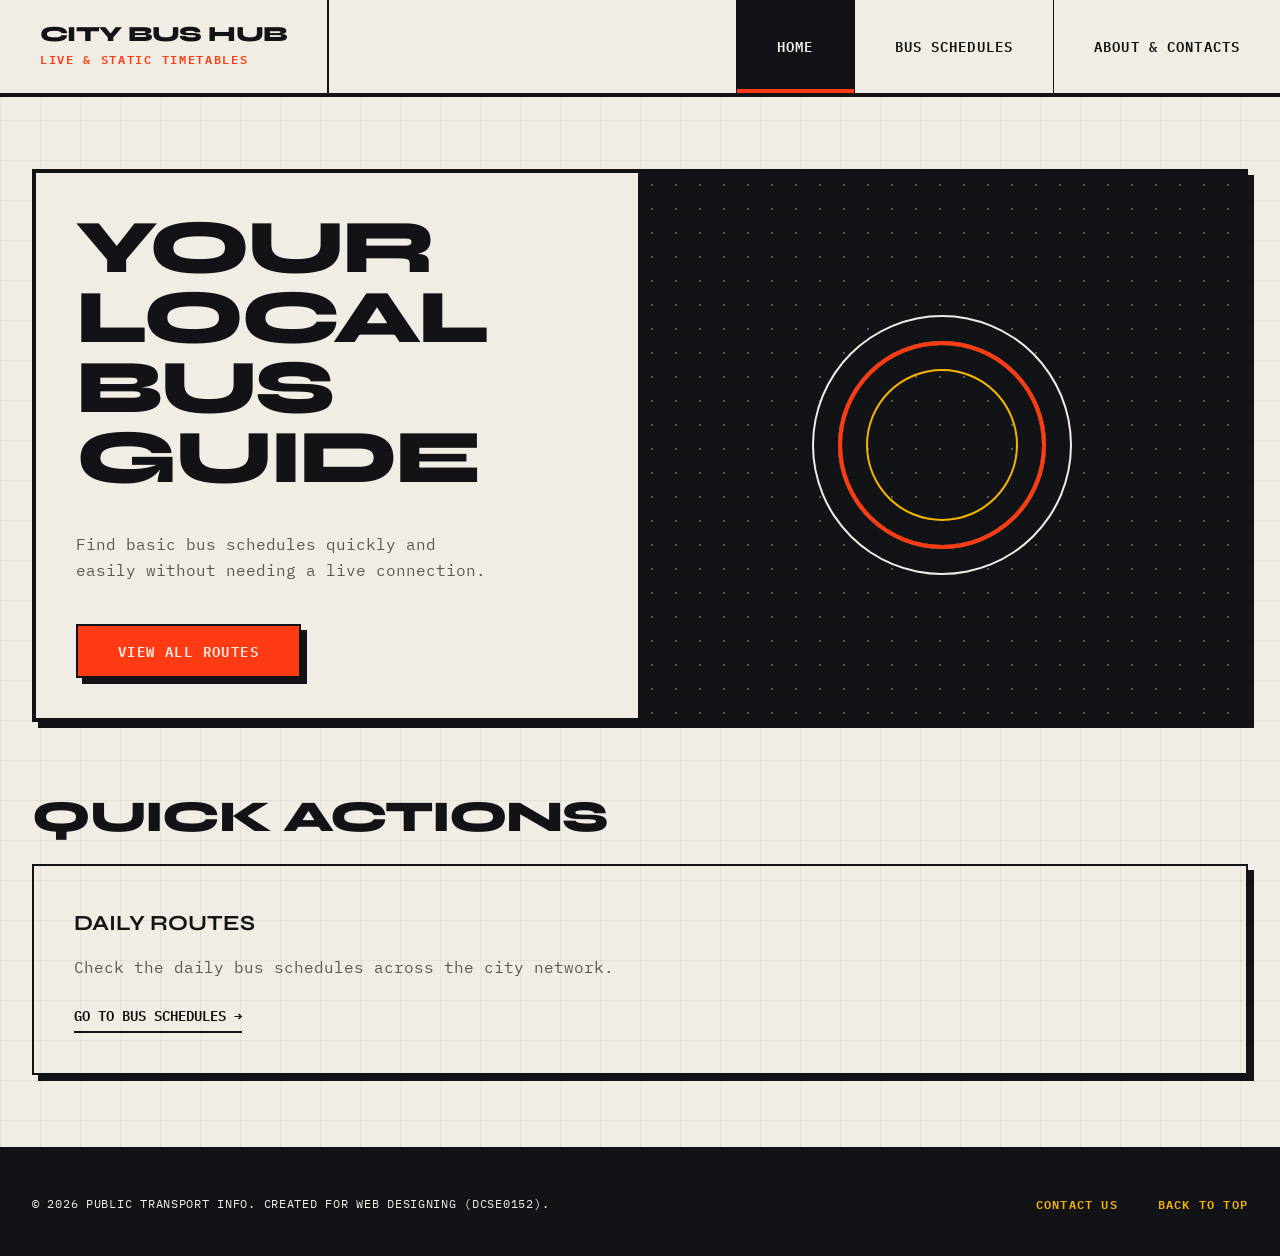
<file: index.html>
<!DOCTYPE html>
<html lang="en">
<head>
    <meta charset="UTF-8">
    <meta name="viewport" content="width=device-width, initial-scale=1.0">
    <title>Public Transport Information Website</title>
    <link rel="stylesheet" href="style.css">
</head>
<body data-theme="industrial-transit">
    
    <header class="transit-header">
        <div class="logo-container">
            <h1 class="site-title">City Bus Hub</h1>
            <p class="site-subtitle">Live & Static Timetables</p>
        </div>
        
        <nav class="primary-nav" aria-label="Main Navigation">
            <ul class="nav-list">
                <li class="nav-item"><a href="index.html" aria-current="page">Home</a></li>
                <li class="nav-item"><a href="pages/schedules.html">Bus Schedules</a></li>
                <li class="nav-item"><a href="pages/about.html">About & Contacts</a></li>
            </ul>
        </nav>
    </header>

    <main class="main-content" id="main-content">
        
        <section class="hero-section">
            <div class="hero-text">
                <h2 class="hero-heading">Your Local Bus Guide</h2>
                <p class="hero-description">Find basic bus schedules quickly and easily without needing a live connection.</p>
                <a href="pages/schedules.html" class="cta-button">View All Routes</a>
            </div>
            <div class="hero-graphic" aria-hidden="true">
                <span class="decorative-element"></span>
            </div>
        </section>

        <section class="quick-links-section">
            <h2 class="section-title">Quick Actions</h2>
            <ul class="action-list">
                <li class="action-list-item">
                    <article class="action-card">
                        <h3 class="card-title">Daily Routes</h3>
                        <p class="card-text">Check the daily bus schedules across the city network.</p>
                        <a href="pages/schedules.html#bus" class="card-link">Go to Bus Schedules &rarr;</a>
                    </article>
                </li>
            </ul>
        </section>

    </main>

    <footer class="transit-footer">
        <div class="footer-content">
            <p class="copyright-text">&copy; 2026 Public Transport Info. Created for Web Designing (DCSE0152).</p>
            <nav class="footer-nav" aria-label="Footer Navigation">
                <ul class="footer-links">
                    <li><a href="pages/about.html">Contact Us</a></li>
                    <li><a href="#top">Back to top</a></li>
                </ul>
            </nav>
        </div>
    </footer>

</body>
</html>
</file>
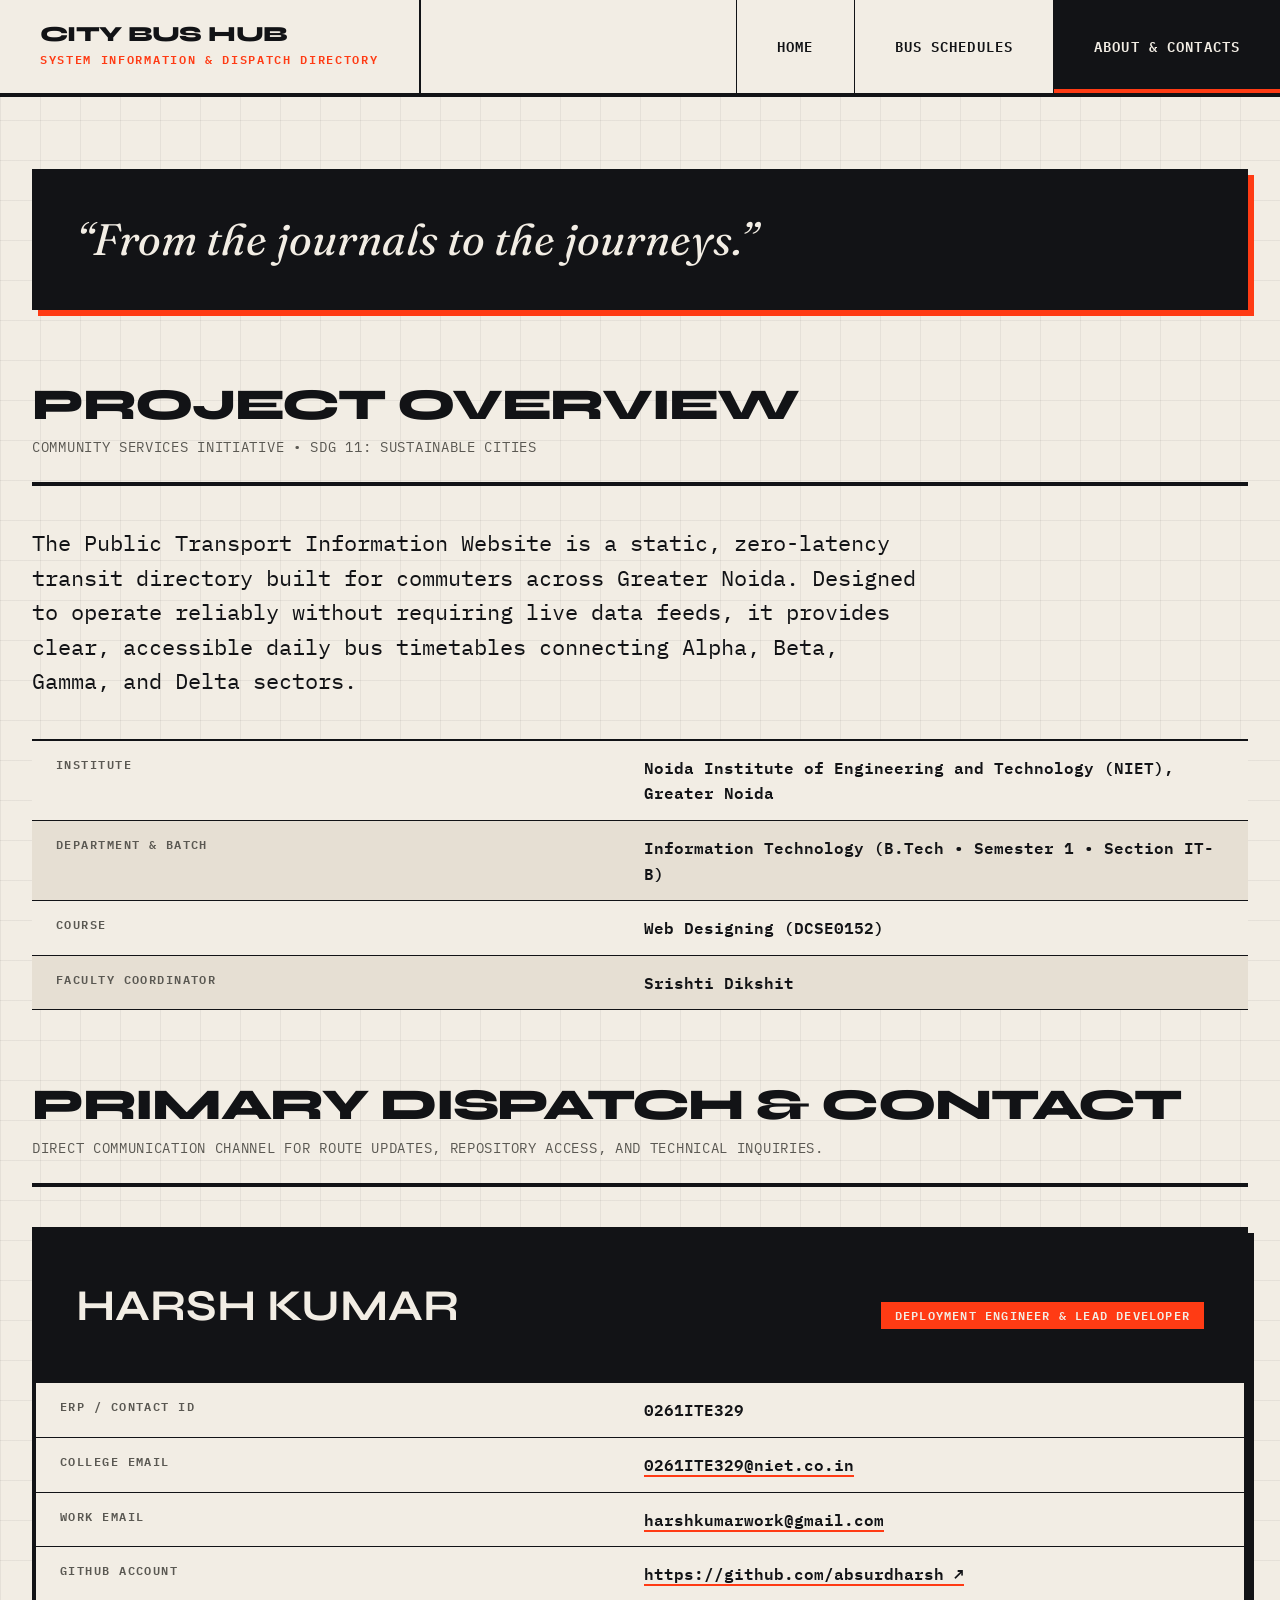
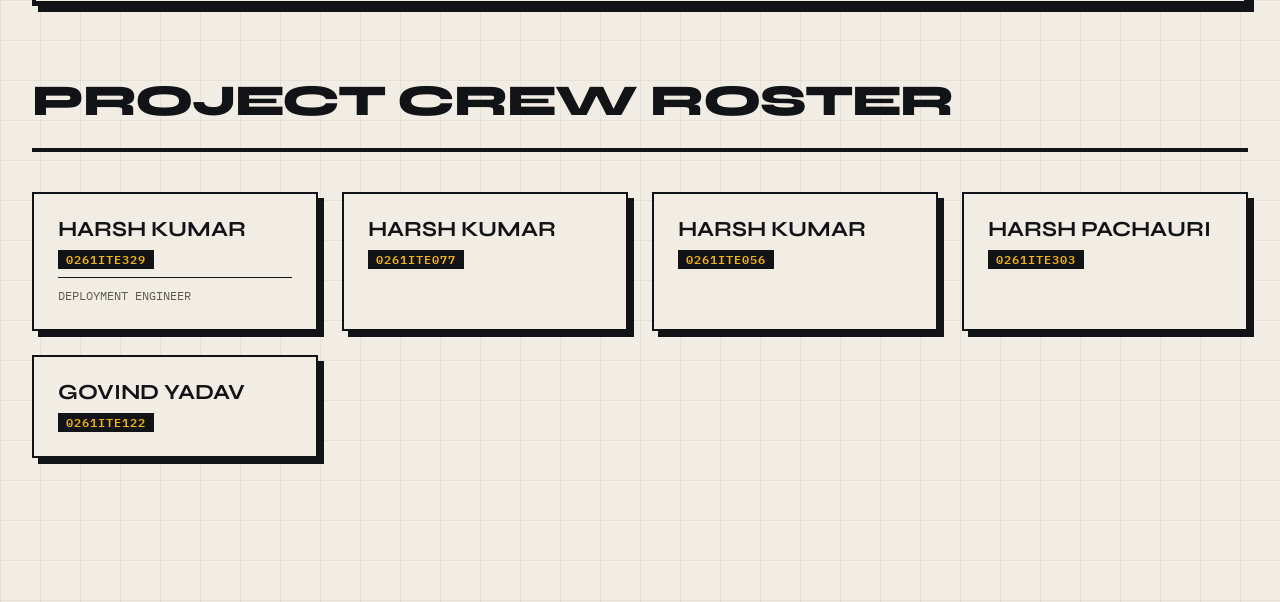
<file: pages/about.html>
<!DOCTYPE html>
<html lang="en">
<head>
    <meta charset="UTF-8">
    <meta name="viewport" content="width=device-width, initial-scale=1.0">
    <title>About &amp; Contacts - Public Transport Information</title>
    <link rel="stylesheet" href="../style.css">
</head>
<body data-theme="industrial-transit" data-page="about">
    
    <header class="transit-header">
        <div class="logo-container">
            <h1 class="site-title">City Bus Hub</h1>
            <p class="site-subtitle">System Information &amp; Dispatch Directory</p>
        </div>
        
        <nav class="primary-nav" aria-label="Main Navigation">
            <ul class="nav-list">
                <li class="nav-item"><a href="../index.html">Home</a></li>
                <li class="nav-item"><a href="schedules.html">Bus Schedules</a></li>
                <li class="nav-item"><a href="about.html" aria-current="page">About &amp; Contacts</a></li>
            </ul>
        </nav>
    </header>

    <main class="main-content" id="main-content">
        
        <section class="manifesto-banner">
            <blockquote class="transit-quote">
                <p class="quote-text">&ldquo;From the journals to the journeys.&rdquo;</p>
            </blockquote>
        </section>

        <section class="about-project-section">
            <header class="section-header">
                <h2 class="section-heading">Project Overview</h2>
                <p class="section-subtitle">Community Services Initiative &bull; SDG 11: Sustainable Cities</p>
            </header>
            
            <div class="about-content">
                <p class="lead-paragraph">The Public Transport Information Website is a static, zero-latency transit directory built for commuters across Greater Noida. Designed to operate reliably without requiring live data feeds, it provides clear, accessible daily bus timetables connecting Alpha, Beta, Gamma, and Delta sectors.</p>
                
                <dl class="project-specs">
                    <div class="spec-item">
                        <dt class="spec-term">Institute</dt>
                        <dd class="spec-detail">Noida Institute of Engineering and Technology (NIET), Greater Noida</dd>
                    </div>
                    <div class="spec-item">
                        <dt class="spec-term">Department &amp; Batch</dt>
                        <dd class="spec-detail">Information Technology (B.Tech &bull; Semester 1 &bull; Section IT-B)</dd>
                    </div>
                    <div class="spec-item">
                        <dt class="spec-term">Course</dt>
                        <dd class="spec-detail">Web Designing (DCSE0152)</dd>
                    </div>
                    <div class="spec-item">
                        <dt class="spec-term">Faculty Coordinator</dt>
                        <dd class="spec-detail">Srishti Dikshit</dd>
                    </div>
                </dl>
            </div>
        </section>

        <section class="contact-directory-section" id="contact">
            <header class="section-header">
                <h2 class="section-heading">Primary Dispatch &amp; Contact</h2>
                <p class="section-description">Direct communication channel for route updates, repository access, and technical inquiries.</p>
            </header>

            <article class="operator-card">
                <header class="operator-header">
                    <h3 class="operator-name">Harsh Kumar</h3>
                    <span class="operator-role">Deployment Engineer &amp; Lead Developer</span>
                </header>
                
                <address class="operator-contact-details">
                    <dl class="contact-list">
                        <div class="contact-item">
                            <dt class="contact-label">ERP / Contact ID</dt>
                            <dd class="contact-value"><span class="monospace-code">0261ITE329</span></dd>
                        </div>
                        <div class="contact-item">
                            <dt class="contact-label">College Email</dt>
                            <dd class="contact-value"><a href="mailto:0261ITE329@niet.co.in" class="contact-link">0261ITE329@niet.co.in</a></dd>
                        </div>
                        <div class="contact-item">
                            <dt class="contact-label">Work Email</dt>
                            <dd class="contact-value"><a href="mailto:harshkumarwork@gmail.com" class="contact-link">harshkumarwork@gmail.com</a></dd>
                        </div>
                        <div class="contact-item">
                            <dt class="contact-label">GitHub Account</dt>
                            <dd class="contact-value"><a href="https://github.com/absurdharsh" target="_blank" rel="noopener noreferrer" class="contact-link external-link">https://github.com/absurdharsh &nearr;</a></dd>
                        </div>
                    </dl>
                </address>
            </article>
        </section>

        <section class="team-roster-section">
            <header class="section-header">
                <h2 class="section-heading">Project Crew Roster</h2>
            </header>
            
            <ul class="crew-grid">
                <li class="crew-card">
                    <strong class="crew-name">Harsh Kumar</strong>
                    <span class="crew-erp">0261ITE329</span>
                    <span class="crew-role">Deployment Engineer</span>
                </li>
                <li class="crew-card">
                    <strong class="crew-name">Harsh Kumar</strong>
                    <span class="crew-erp">0261ITE077</span>
                </li>
                <li class="crew-card">
                    <strong class="crew-name">Harsh Kumar</strong>
                    <span class="crew-erp">0261ITE056</span>                        
                </li>
                <li class="crew-card">
                    <strong class="crew-name">Harsh Pachauri</strong>
                    <span class="crew-erp">0261ITE303</span>                        
                </li>
                <li class="crew-card">
                    <strong class="crew-name">Govind Yadav</strong>
                    <span class="crew-erp">0261ITE122</span>                        
                </li>
</file>
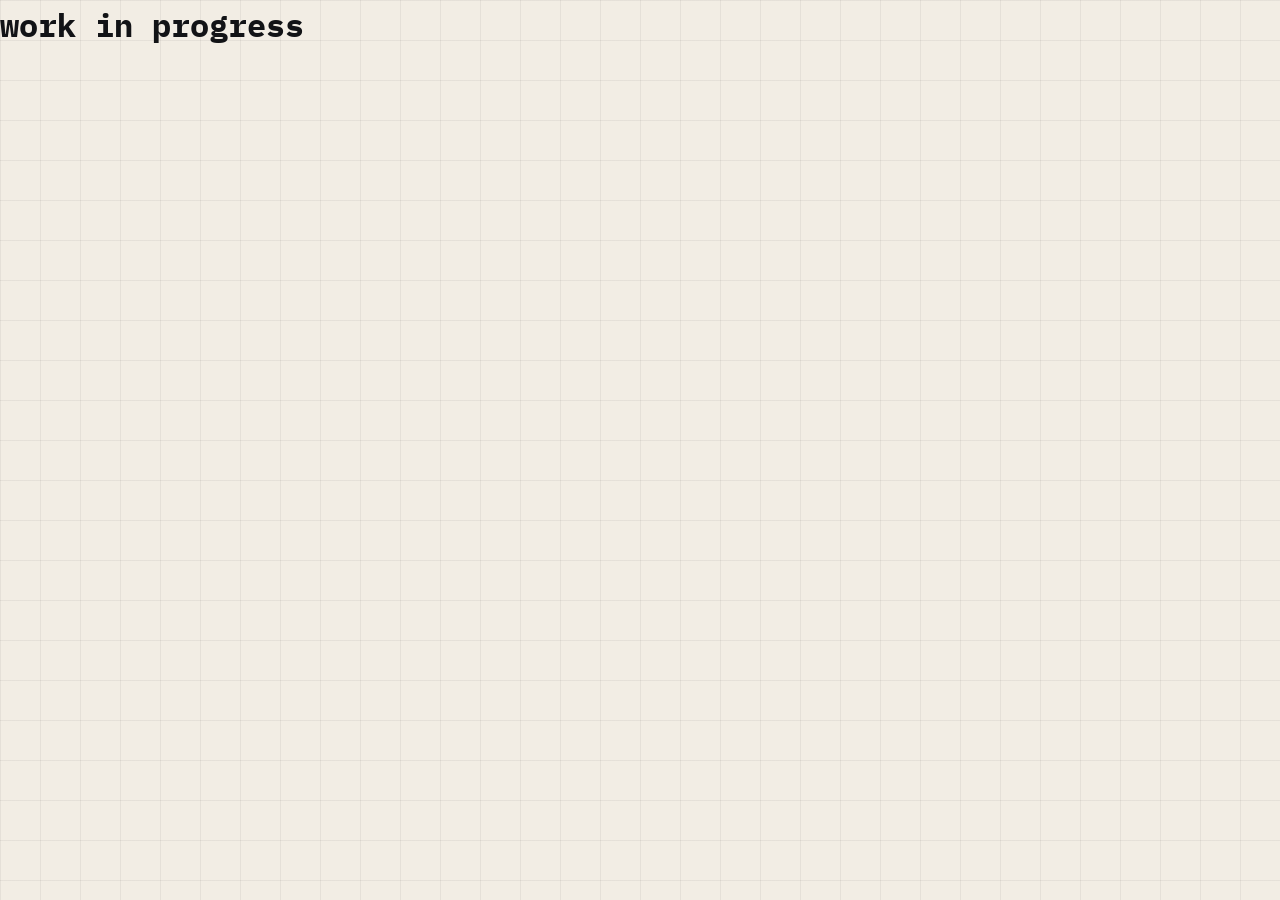
<file: pages/bus-routes.html>
<!DOCTYPE html>
<html lang="en">
<head>
    <meta charset="UTF-8">
    <meta name="viewport" content="width=device-width, initial-scale=1.0">
    <title>bus routes</title>
    <link rel="stylesheet" href="/style.css">
</head>
<body>
   <h1>work in progress</h1> 
</body>
</html>
</file>
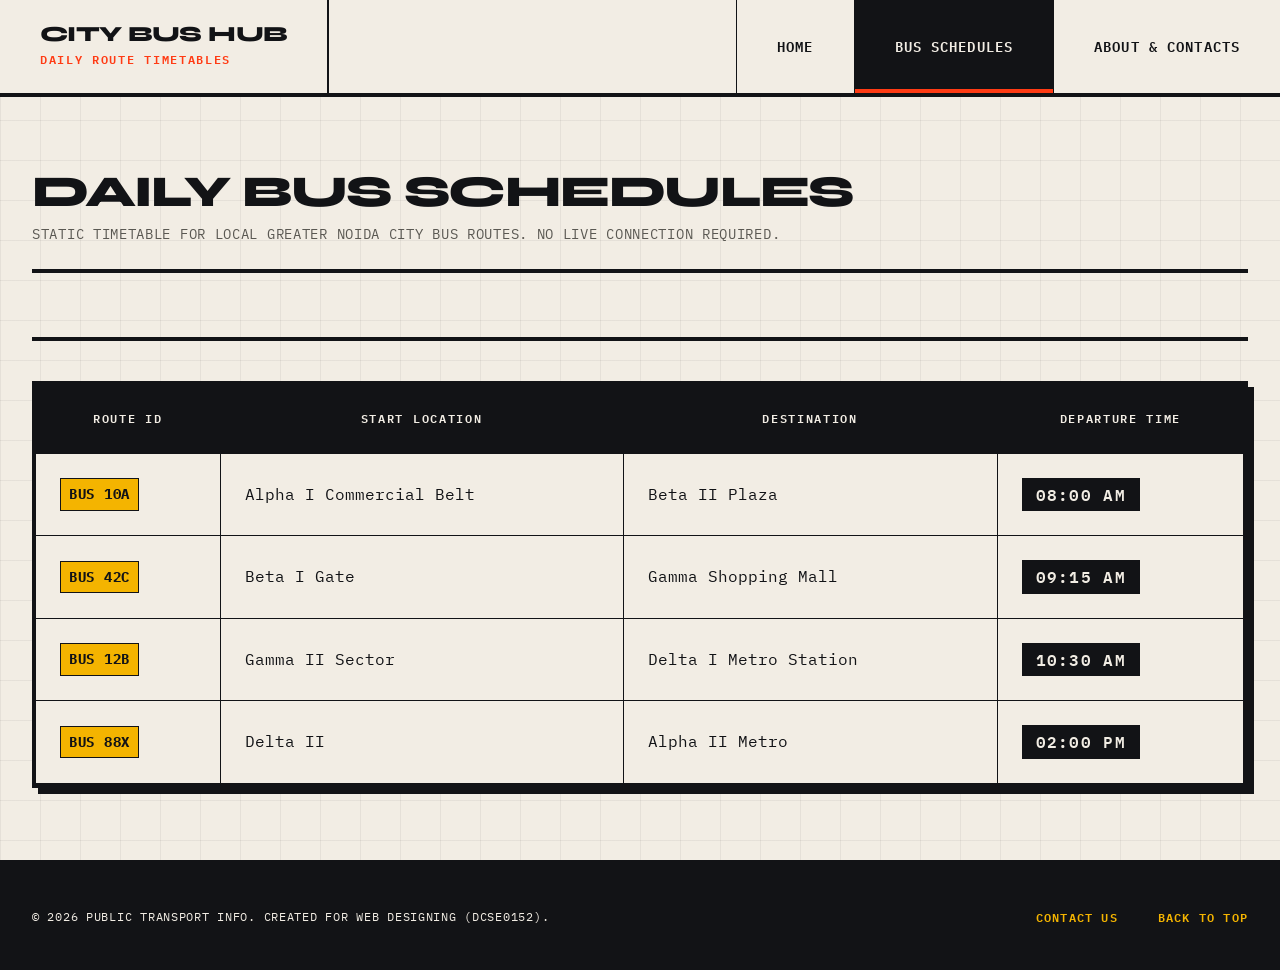
<file: pages/schedules.html>
<!DOCTYPE html>
<html lang="en">
<head>
    <meta charset="UTF-8">
    <meta name="viewport" content="width=device-width, initial-scale=1.0">
    <title>Bus Schedules - Public Transport Information</title>
    <link rel="stylesheet" href="../style.css">
</head>
<body data-theme="industrial-transit" data-page="schedules">
    
    <header class="transit-header">
        <div class="logo-container">
            <h1 class="site-title">City Bus Hub</h1>
            <p class="site-subtitle">Daily Route Timetables</p>
        </div>
        
        <nav class="primary-nav" aria-label="Main Navigation">
            <ul class="nav-list">
                <li class="nav-item"><a href="../index.html">Home</a></li>
                <li class="nav-item"><a href="schedules.html" aria-current="page">Bus Schedules</a></li>
                <li class="nav-item"><a href="about.html">About & Contacts</a></li>
            </ul>
        </nav>
    </header>

    <main class="main-content" id="main-content">
        
        <section class="page-intro">
            <header class="section-header">
                <h2 class="section-heading">Daily Bus Schedules</h2>
                <p class="section-description">Static timetable for local Greater Noida city bus routes. No live connection required.</p>
            </header>
        </section>

        <section id="bus" class="schedule-section">
            <div class="table-container" tabindex="0" aria-label="Bus schedule table">
                <table class="transit-table data-matrix">
                    <caption class="sr-only">Detailed daily departure times for city buses</caption>
                    <thead class="table-head">
                        <tr class="table-row header-row">
                            <th scope="col" class="table-header">Route ID</th>
                            <th scope="col" class="table-header">Start Location</th>
                            <th scope="col" class="table-header">Destination</th>
                            <th scope="col" class="table-header">Departure Time</th>
                        </tr>
                    </thead>
                    <tbody class="table-body">
                        <tr class="table-row data-row">
                            <td class="table-cell route-id"><strong>Bus 10A</strong></td>
                            <td class="table-cell">Alpha I Commercial Belt</td>
                            <td class="table-cell">Beta II Plaza</td>
                            <td class="table-cell time-cell"><time datetime="08:00">08:00 AM</time></td>
                        </tr>
                        <tr class="table-row data-row">
                            <td class="table-cell route-id"><strong>Bus 42C</strong></td>
                            <td class="table-cell">Beta I Gate</td>
                            <td class="table-cell">Gamma Shopping Mall</td>
                            <td class="table-cell time-cell"><time datetime="09:15">09:15 AM</time></td>
                        </tr>
                        <tr class="table-row data-row">
                            <td class="table-cell route-id"><strong>Bus 12B</strong></td>
                            <td class="table-cell">Gamma II Sector</td>
                            <td class="table-cell">Delta I Metro Station</td>
                            <td class="table-cell time-cell"><time datetime="10:30">10:30 AM</time></td>
                        </tr>
                        <tr class="table-row data-row">
                            <td class="table-cell route-id"><strong>Bus 88X</strong></td>
                            <td class="table-cell">Delta II</td>
                            <td class="table-cell">Alpha II Metro</td>
                            <td class="table-cell time-cell"><time datetime="14:00">02:00 PM</time></td>
                        </tr>
                    </tbody>
                </table>
            </div>
        </section>

    </main>

    <footer class="transit-footer">
        <div class="footer-content">
            <p class="copyright-text">&copy; 2026 Public Transport Info. Created for Web Designing (DCSE0152).</p>
            <nav class="footer-nav" aria-label="Footer Navigation">
                <ul class="footer-links">
                    <li><a href="about.html">Contact Us</a></li>
                    <li><a href="#top">Back to top</a></li>
                </ul>
            </nav>
        </div>
    </footer>

</body>
</html>
</file>
<file: style.css>
@import url('https://fonts.googleapis.com/css2?family=Fraunces:ital,opsz,wght@1,9..144,600&family=IBM+Plex+Mono:wght@400;600&family=Syne:wght@700;800&display=swap');

:root {
  --c-paper: #f2ede4;
  --c-surface: #e6dfd3;
  --c-ink: #121316;
  --c-muted: #5a5852;
  --c-signal: #ff3b14;
  --c-amber: #f4b400;
  --c-grid: rgba(18, 19, 22, 0.06);

  --f-display: 'Syne', sans-serif;
  --f-serif: 'Fraunces', serif;
  --f-mono: 'IBM Plex Mono', monospace;

  --s-2xs: 0.25rem;
  --s-xs: 0.5rem;
  --s-sm: 0.875rem;
  --s-md: 1.5rem;
  --s-lg: 2.5rem;
  --s-xl: 4.5rem;

  --t-xs: 0.75rem;
  --t-sm: 0.875rem;
  --t-base: 1rem;
  --t-lg: 1.35rem;
  --t-xl: clamp(1.75rem, 3.5vw, 2.75rem);
  --t-hero: clamp(2.5rem, 6vw, 4.75rem);

  --b-thin: 1px solid var(--c-ink);
  --b-thick: 2px solid var(--c-ink);
  --b-heavy: 4px solid var(--c-ink);
  --shadow-brutal: 6px 6px 0 var(--c-ink);
  --shadow-signal: 6px 6px 0 var(--c-signal);
  --ease-snap: cubic-bezier(0.16, 1, 0.3, 1);
}

*,
*::before,
*::after {
  box-sizing: border-box;
  margin: 0;
  padding: 0;
}

body {
  display: flex;
  flex-direction: column;
  min-block-size: 100vh;
  background-color: var(--c-paper);
  background-image: 
    linear-gradient(to right, var(--c-grid) 1px, transparent 1px),
    linear-gradient(to bottom, var(--c-grid) 1px, transparent 1px);
  background-size: var(--s-lg) var(--s-lg);
  color: var(--c-ink);
  font-family: var(--f-mono);
  font-size: var(--t-base);
  line-height: 1.6;
  -webkit-font-smoothing: antialiased;
}

/* Header & Navigation */
.transit-header {
  position: sticky;
  inset-block-start: 0;
  z-index: 10;
  display: flex;
  flex-wrap: wrap;
  justify-content: space-between;
  align-items: stretch;
  background-color: var(--c-paper);
  border-block-end: var(--b-heavy);
}

.logo-container {
  display: flex;
  flex-direction: column;
  justify-content: center;
  padding-block: var(--s-md);
  padding-inline: var(--s-lg);
  border-inline-end: var(--b-thick);
}

.site-title {
  font-family: var(--f-display);
  font-size: var(--t-lg);
  font-weight: 800;
  letter-spacing: -0.03em;
  text-transform: uppercase;
  line-height: 1;
}

.site-subtitle {
  margin-block-start: var(--s-2xs);
  color: var(--c-signal);
  font-size: var(--t-xs);
  font-weight: 600;
  letter-spacing: 0.14em;
  text-transform: uppercase;
}

.primary-nav {
  display: flex;
  align-items: stretch;
  margin-inline-start: auto;
}

.nav-list {
  display: flex;
  flex-wrap: wrap;
  list-style: none;
}

.nav-item {
  display: flex;
  border-inline-start: var(--b-thin);
}

.nav-item a {
  display: flex;
  align-items: center;
  padding-block: var(--s-md);
  padding-inline: var(--s-lg);
  color: var(--c-ink);
  font-size: var(--t-sm);
  font-weight: 600;
  letter-spacing: 0.08em;
  text-transform: uppercase;
  text-decoration: none;
  transition: background-color 0.2s var(--ease-snap), color 0.2s var(--ease-snap);
}

.nav-item a:hover {
  background-color: var(--c-surface);
}

.nav-item a[aria-current="page"] {
  background-color: var(--c-ink);
  color: var(--c-paper);
  box-shadow: inset 0 -4px 0 var(--c-signal);
}

/* Main Layout */
.main-content {
  flex: 1;
  inline-size: min(100% - var(--s-lg), 76rem);
  margin-inline: auto;
  padding-block: var(--s-xl);
}

/* Hero Section & Schematic Art */
.hero-section {
  display: grid;
  grid-template-columns: repeat(auto-fit, minmax(min(100%, 22rem), 1fr));
  margin-block-end: var(--s-xl);
  background-color: var(--c-paper);
  border: var(--b-heavy);
  box-shadow: var(--shadow-brutal);
}

.hero-text {
  display: flex;
  flex-direction: column;
  justify-content: space-between;
  align-items: flex-start;
  padding: var(--s-lg);
  border-inline-end: var(--b-thick);
}

.hero-heading {
  font-family: var(--f-display);
  font-size: var(--t-hero);
  font-weight: 800;
  line-height: 0.92;
  letter-spacing: -0.04em;
  text-transform: uppercase;
}

.hero-description {
  max-inline-size: 42ch;
  margin-block: var(--s-lg);
  color: var(--c-muted);
  font-size: var(--t-base);
}

.cta-button {
  display: inline-block;
  padding-block: var(--s-sm);
  padding-inline: var(--s-lg);
  background-color: var(--c-signal);
  border: var(--b-thick);
  box-shadow: var(--shadow-brutal);
  color: var(--c-paper);
  font-size: var(--t-sm);
  font-weight: 600;
  letter-spacing: 0.1em;
  text-transform: uppercase;
  text-decoration: none;
  transition: transform 0.2s var(--ease-snap), box-shadow 0.2s var(--ease-snap);
}

.cta-button:hover {
  transform: translate(-3px, -3px);
  box-shadow: 9px 9px 0 var(--c-ink);
}

.hero-graphic {
  position: relative;
  display: grid;
  place-items: center;
  min-block-size: 20rem;
  overflow: hidden;
  background-color: var(--c-ink);
  background-image: radial-gradient(var(--c-muted) 1px, transparent 1px);
  background-size: var(--s-md) var(--s-md);
}

.decorative-element {
  display: block;
  inline-size: 13rem;
  block-size: 13rem;
  border: var(--b-heavy);
  border-color: var(--c-signal);
  border-radius: 50%;
  box-shadow: 
    0 0 0 var(--s-md) var(--c-ink),
    0 0 0 calc(var(--s-md) + 2px) var(--c-paper),
    inset 0 0 0 var(--s-md) var(--c-ink),
    inset 0 0 0 calc(var(--s-md) + 2px) var(--c-amber);
  transition: transform 0.6s var(--ease-snap);
}

.hero-section:hover .decorative-element {
  transform: rotate(45deg) scale(1.06);
}

/* Section Headers & Typography */
.section-header,
.page-intro {
  margin-block-end: var(--s-lg);
  padding-block-end: var(--s-md);
  border-block-end: var(--b-heavy);
}

.section-title,
.section-heading {
  font-family: var(--f-display);
  font-size: var(--t-xl);
  font-weight: 800;
  letter-spacing: -0.03em;
  text-transform: uppercase;
  line-height: 1.05;
}

.section-title {
  margin-block-end: var(--s-md);
}

.section-subtitle,
.section-description {
  margin-block-start: var(--s-xs);
  color: var(--c-muted);
  font-size: var(--t-sm);
  letter-spacing: 0.05em;
  text-transform: uppercase;
}

/* Action Cards */
.action-list {
  display: grid;
  grid-template-columns: repeat(auto-fit, minmax(min(100%, 20rem), 1fr));
  gap: var(--s-lg);
  list-style: none;
}

.action-card {
  display: flex;
  flex-direction: column;
  justify-content: space-between;
  padding: var(--s-lg);
  background-color: var(--c-Surface);
  border: var(--b-thick);
  box-shadow: var(--shadow-brutal);
  transition: transform 0.2s var(--ease-snap), box-shadow 0.2s var(--ease-snap);
}

.action-card:hover {
  transform: translate(-3px, -3px);
  box-shadow: var(--shadow-signal);
}

.card-title {
  font-family: var(--f-display);
  font-size: var(--t-lg);
  text-transform: uppercase;
}

.card-text {
  margin-block: var(--s-sm) var(--s-md);
  color: var(--c-muted);
}

.card-link {
  align-self: flex-start;
  padding-block-end: var(--s-2xs);
  border-block-end: var(--b-thick);
  color: var(--c-ink);
  font-size: var(--t-sm);
  font-weight: 600;
  text-transform: uppercase;
  text-decoration: none;
}

.card-link:hover {
  color: var(--c-signal);
  border-color: var(--c-signal);
}

/* Split-Flap Schedule Matrix */
.table-container {
  overflow-x: auto;
  background-color: var(--c-paper);
  border: var(--b-heavy);
  box-shadow: var(--shadow-brutal);
}

.transit-table {
  inline-size: 100%;
  border-collapse: collapse;
  text-align: start;
}

.table-header,
.table-cell {
  padding-block: var(--s-md);
  padding-inline: var(--s-md);
  border-block-end: var(--b-thin);
  border-inline-end: var(--b-thin);
}

.table-header {
  background-color: var(--c-ink);
  color: var(--c-paper);
  font-size: var(--t-xs);
  font-weight: 600;
  letter-spacing: 0.14em;
  text-transform: uppercase;
}

.data-row {
  transition: background-color 0.15s var(--ease-snap);
}

.data-row:hover {
  background-color: var(--c-surface);
}

.route-id strong {
  display: inline-block;
  padding-block: var(--s-2xs);
  padding-inline: var(--s-xs);
  background-color: var(--c-amber);
  border: var(--b-thin);
  color: var(--c-ink);
  font-size: var(--t-sm);
  letter-spacing: 0.05em;
  text-transform: uppercase;
}

.time-cell time {
  display: inline-block;
  padding-block: var(--s-2xs);
  padding-inline: var(--s-sm);
  background-color: var(--c-ink);
  color: var(--c-paper);
  font-weight: 600;
  letter-spacing: 0.08em;
}

/* About & Editorial Dossier */
.manifesto-banner {
  margin-block-end: var(--s-xl);
  padding: var(--s-lg);
  background-color: var(--c-ink);
  border: var(--b-heavy);
  box-shadow: var(--shadow-signal);
  color: var(--c-paper);
}

.quote-text {
  font-family: var(--f-serif);
  font-size: var(--t-xl);
  font-style: italic;
  line-height: 1.2;
}

.about-project-section,
.contact-directory-section,
.team-roster-section {
  margin-block-end: var(--s-xl);
}

.lead-paragraph {
  max-inline-size: 68ch;
  margin-block-end: var(--s-lg);
  font-size: var(--t-lg);
}

.project-specs,
.contact-list {
  display: grid;
  border-block-start: var(--b-thick);
}

.spec-item,
.contact-item {
  display: grid;
  grid-template-columns: repeat(auto-fit, minmax(min(100%, 14rem), 1fr));
  gap: var(--s-xs);
  padding-block: var(--s-sm);
  padding-inline: var(--s-md);
  background-color: var(--c-paper);
  border-block-end: var(--b-thin);
}

.spec-item:nth-child(even) {
  background-color: var(--c-surface);
}

.spec-term,
.contact-label {
  color: var(--c-muted);
  font-size: var(--t-xs);
  font-weight: 600;
  letter-spacing: 0.12em;
  text-transform: uppercase;
}

.spec-detail,
.contact-value {
  font-weight: 600;
}

/* Operator Dossier Card */
.operator-card {
  background-color: var(--c-surface);
  border: var(--b-heavy);
  box-shadow: var(--shadow-brutal);
}

.operator-header {
  display: flex;
  flex-wrap: wrap;
  justify-content: space-between;
  align-items: baseline;
  gap: var(--s-sm);
  padding: var(--s-lg);
  background-color: var(--c-ink);
  color: var(--c-paper);
}

.operator-name {
  font-family: var(--f-display);
  font-size: var(--t-xl);
  text-transform: uppercase;
}

.operator-role {
  padding-block: var(--s-2xs);
  padding-inline: var(--s-sm);
  background-color: var(--c-signal);
  color: var(--c-paper);
  font-size: var(--t-xs);
  font-weight: 600;
  letter-spacing: 0.1em;
  text-transform: uppercase;
}

.operator-contact-details {
  font-style: normal;
}

.contact-link {
  color: var(--c-ink);
  text-decoration: underline;
  text-decoration-color: var(--c-signal);
  text-decoration-thickness: 2px;
  text-underline-offset: 4px;
}

.contact-link:hover {
  background-color: var(--c-signal);
  color: var(--c-paper);
  text-decoration: none;
}

/* Crew Punch-Card Grid */
.crew-grid {
  display: grid;
  grid-template-columns: repeat(auto-fill, minmax(min(100%, 15rem), 1fr));
  gap: var(--s-md);
  list-style: none;
}

.crew-card {
  display: flex;
  flex-direction: column;
  gap: var(--s-xs);
  padding: var(--s-md);
  background-color: var(--c-paper);
  border: var(--b-thick);
  box-shadow: var(--shadow-brutal);
  transition: transform 0.2s var(--ease-snap);
}

.crew-card:hover {
  transform: translateY(-4px);
}

.crew-name {
  font-family: var(--f-display);
  font-size: var(--t-lg);
  text-transform: uppercase;
  line-height: 1.1;
}

.crew-erp {
  align-self: flex-start;
  padding-inline: var(--s-xs);
  background-color: var(--c-ink);
  color: var(--c-amber);
  font-size: var(--t-xs);
  font-weight: 600;
  letter-spacing: 0.08em;
}

.crew-role {
  margin-block-start: auto;
  padding-block-start: var(--s-xs);
  border-block-start: var(--b-thin);
  color: var(--c-muted);
  font-size: var(--t-xs);
  text-transform: uppercase;
}

/* Footer */
.transit-footer {
  background-color: var(--c-ink);
  border-block-start: var(--b-heavy);
  color: var(--c-paper);
}

.footer-content {
  display: flex;
  flex-wrap: wrap;
  justify-content: space-between;
  align-items: center;
  gap: var(--s-md);
  inline-size: min(100% - var(--s-lg), 76rem);
  margin-inline: auto;
  padding-block: var(--s-lg);
}

.copyright-text {
  font-size: var(--t-xs);
  letter-spacing: 0.06em;
  text-transform: uppercase;
}

.footer-links {
  display: flex;
  gap: var(--s-lg);
  list-style: none;
}

.footer-links a {
  color: var(--c-amber);
  font-size: var(--t-xs);
  font-weight: 600;
  letter-spacing: 0.1em;
  text-transform: uppercase;
  text-decoration: none;
}

.footer-links a:hover {
  color: var(--c-signal);
}

/* Accessibility Utility */
.sr-only {
  position: absolute;
  inline-size: 1px;
  block-size: 1px;
  margin: -1px;
  padding: 0;
  overflow: hidden;
  clip: rect(0, 0, 0, 0);
  white-space: nowrap;
  border: 0;
}
</file>
